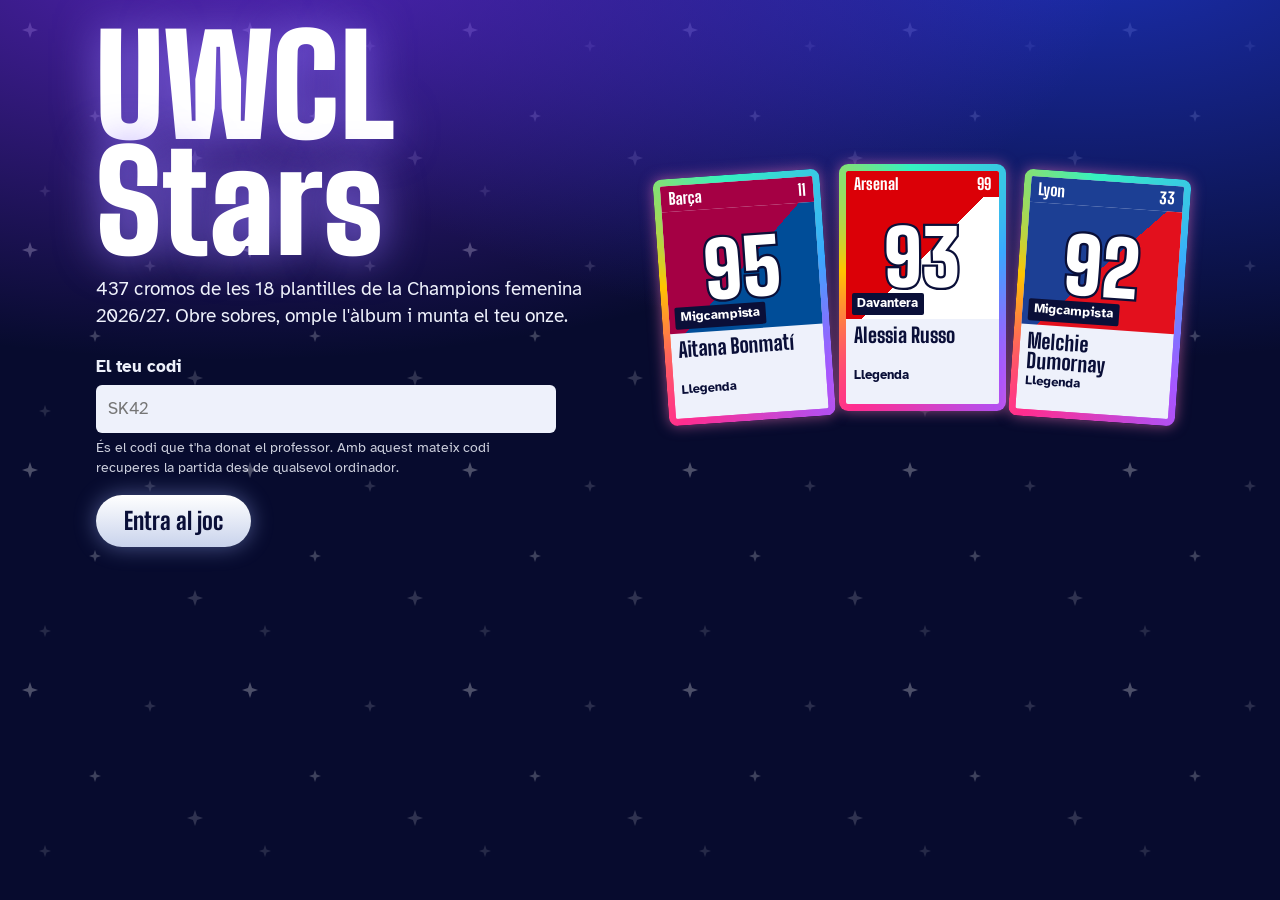
<file: index.html>
<!DOCTYPE html>
<html lang="ca">
<head>
<meta charset="utf-8">
<meta name="viewport" content="width=device-width, initial-scale=1">
<title>UWCL Stars</title>
<link rel="preconnect" href="https://fonts.googleapis.com">
<link rel="preconnect" href="https://fonts.gstatic.com" crossorigin>
<link href="https://fonts.googleapis.com/css2?family=Big+Shoulders+Display:wght@600;800;900&family=Atkinson+Hyperlegible:ital,wght@0,400;0,700;1,400&display=swap" rel="stylesheet">
<link rel="stylesheet" href="css/estil.css">
</head>
<body>
<div id="app"></div>
<noscript><p>Aquest joc necessita JavaScript per funcionar.</p></noscript>
<script src="js/motor.js"></script>
<script src="js/cartes.js"></script>
<script src="js/dades.js"></script>
<script src="js/servidor.js"></script>
<script src="js/lab.js"></script>
<script src="js/joc.js"></script>
</body>
</html>
</file>
<file: css/estil.css>
/* UWCL Stars: nit d'estadi europeu, focus i estrelles, cromos com a objectes de plata.
   Tot el color del joc surt d'aquests tokens: aquí és on cal començar per canviar l'estil. */
:root {
  --nit: #070b2e;
  --nit-2: #10175a;
  --blau: #1f35c9;
  --violeta: #6a2be0;
  --magenta: #ff2d8f;
  --plata-clara: #eef1fb;
  --blanc: #ffffff;
  --tinta: #0a0f38;
  --bronze: #d07a2c;
  --plata: #a9bdd6;
  --or: #ffc400;
  --holo: conic-gradient(from 210deg, #ff2d8f, #ffc400, #35f2c0, #3aa8ff, #a855ff, #ff2d8f);
  --display: "Big Shoulders Display", Impact, "Arial Narrow", sans-serif;
  --text: "Atkinson Hyperlegible", "Trebuchet MS", Verdana, sans-serif;
  --estrelles: url("data:image/svg+xml,%3Csvg xmlns='http://www.w3.org/2000/svg' width='220' height='220'%3E%3Cg fill='%23ffffff'%3E%3Cpath opacity='.28' d='M30 22l2 6 6 2-6 2-2 6-2-6-6-2 6-2z'/%3E%3Cpath opacity='.14' d='M150 40l1.5 4.500 4.500 1.500-4.500 1.500-1.500 4.500-1.500-4.500-4.500-1.500 4.500-1.500z'/%3E%3Cpath opacity='.22' d='M95 110l1.500 4.500 4.500 1.500-4.500 1.500-1.500 4.500-1.500-4.500-4.500-1.500 4.500-1.500z'/%3E%3Cpath opacity='.16' d='M195 150l2 6 6 2-6 2-2 6-2-6-6-2 6-2z'/%3E%3Cpath opacity='.12' d='M45 185l1.500 4.500 4.500 1.500-4.500 1.500-1.500 4.500-1.500-4.500-4.500-1.500 4.500-1.500z'/%3E%3C/g%3E%3C/svg%3E");
  color-scheme: dark;
}

* { box-sizing: border-box; }
html, body { margin: 0; min-height: 100%; }
body {
  background-color: var(--nit);
  background-image:
    radial-gradient(ellipse 70% 420px at 18% -60px, rgba(106, 43, 224, .75), transparent),
    radial-gradient(ellipse 70% 420px at 85% -60px, rgba(31, 53, 201, .85), transparent),
    var(--estrelles);
  background-repeat: no-repeat, no-repeat, repeat;
  color: var(--plata-clara);
  font: 400 17px/1.45 var(--text);
}
button, input { font: inherit; }
h1, h2, h3, p { margin: 0; }
h1, h2, h3 { font-family: var(--display); font-weight: 800; line-height: 1; text-wrap: balance; }
:focus-visible { outline: 3px solid var(--magenta); outline-offset: 2px; }

.boto {
  appearance: none;
  border: 0;
  border-radius: 999px;
  background: linear-gradient(180deg, #fff, #c9d3ec);
  color: var(--tinta);
  font-family: var(--display);
  font-weight: 800;
  font-size: 24px;
  line-height: 1;
  padding: 14px 28px;
  cursor: pointer;
  box-shadow: 0 0 22px rgba(160, 180, 255, .45);
}
.boto:hover { background: #fff; box-shadow: 0 0 30px rgba(200, 215, 255, .8); }
.boto:active { transform: translateY(2px); }
.boto.segon { background: linear-gradient(180deg, var(--magenta), #c4116a); color: #fff; box-shadow: 0 0 22px rgba(255, 45, 143, .5); }
.boto.segon:hover { background: #ff4fa2; }
.boto:disabled { background: #39406f; color: #aab; box-shadow: none; cursor: default; transform: none; }
.boto-discret {
  appearance: none;
  background: none;
  border: 1.5px solid currentColor;
  border-radius: 999px;
  color: var(--plata-clara);
  padding: 7px 14px;
  font-size: 15px;
  cursor: pointer;
}
.boto-discret:hover { background: rgba(255, 255, 255, .12); }
.boto-discret.perill { color: #ffa9cf; }

/* ---- Capçalera ---- */
.cap {
  background: rgba(7, 11, 46, .72);
  border-bottom: 1px solid rgba(238, 241, 251, .35);
  padding: 10px max(16px, calc((100% - 1120px) / 2));
  display: flex;
  flex-wrap: wrap;
  align-items: center;
  gap: 8px 20px;
}
.marca { font-family: var(--display); font-weight: 900; font-size: 30px; line-height: 1; white-space: nowrap; color: var(--blanc); }
.marca i { font-style: normal; color: var(--magenta); }
.qui { font: 800 20px/1 var(--display); color: var(--plata-clara); padding: 4px 12px; border-radius: 999px; background: rgba(255, 45, 143, .25); white-space: nowrap; }
.comptadors { display: flex; flex-wrap: wrap; gap: 4px 18px; font-size: 15px; font-variant-numeric: tabular-nums; }
.comptadors b { font-family: var(--display); font-size: 23px; font-weight: 800; color: var(--blanc); margin-right: 3px; }
.pestanyes { display: flex; gap: 4px; margin-left: auto; }
.pestanya {
  appearance: none;
  border: 0;
  background: none;
  color: var(--plata-clara);
  padding: 8px 14px;
  font-family: var(--display);
  font-weight: 800;
  font-size: 21px;
  line-height: 1;
  cursor: pointer;
  border-radius: 999px;
}
.pestanya:hover { background: rgba(255, 255, 255, .12); }
.pestanya[aria-current="page"] { background: var(--blanc); color: var(--tinta); }

.pagina { max-width: 1120px; margin: 0 auto; padding: 24px 16px 56px; }

/* ---- Entrada ---- */
.entrada { display: grid; grid-template-columns: minmax(0, 1fr) minmax(0, 1fr); gap: 40px; align-items: center; padding-top: 28px; }
.entrada h1 { font-size: clamp(72px, 12vw, 138px); font-weight: 900; line-height: .84; color: var(--blanc); text-shadow: 0 0 44px rgba(150, 120, 255, .8); }
.entrada .sub { margin-top: 16px; font-size: 19px; max-width: 34em; }
.formulari { display: grid; gap: 16px; margin-top: 24px; max-width: 460px; }
.camp { display: grid; gap: 5px; }
.camp label { font-weight: 700; }
.camp input {
  background: var(--plata-clara);
  color: var(--tinta);
  border: 0;
  border-radius: 6px;
  padding: 12px;
  width: 100%;
}
.ajuda { font-size: 14px; opacity: .85; }
.error { color: var(--blanc); background: #b70e5f; padding: 7px 11px; border-radius: 6px; font-weight: 700; }
.mostra { display: grid; grid-template-columns: repeat(3, minmax(0, 1fr)); gap: 12px; align-items: end; }
.mostra .cromo:nth-child(1) { transform: rotate(-4deg) translateY(10px); }
.mostra .cromo:nth-child(3) { transform: rotate(4deg) translateY(10px); }

/* ---- Cromo ---- */
.cromo {
  --c1: #333; --c2: #666; --ct: #fff; --marc: var(--bronze);
  position: relative;
  display: flex;
  flex-direction: column;
  aspect-ratio: 5 / 7.4;
  min-width: 0;
  background: var(--plata-clara);
  color: var(--tinta);
  border: 7px solid var(--marc);
  border-radius: 9px;
  overflow: hidden;
  box-shadow: 0 0 14px color-mix(in srgb, var(--marc) 55%, transparent);
  container-type: inline-size;
}
.cromo.plata { --marc: var(--plata); }
.cromo.or { --marc: var(--or); }
.cromo.llegenda {
  --marc: #ff7ac0;
  border-color: transparent;
  background: linear-gradient(var(--plata-clara), var(--plata-clara)) padding-box, var(--holo) border-box;
}
.cromo-franja {
  display: flex;
  align-items: baseline;
  justify-content: space-between;
  gap: 4px;
  background: var(--c1);
  color: var(--ct);
  padding: 3cqw 5cqw;
  font-family: var(--display);
  font-weight: 800;
  font-size: 10.5cqw;
  line-height: 1.05;
}
.cromo-imatge {
  position: relative;
  flex: 1;
  min-height: 0;
  display: flex;
  align-items: center;
  justify-content: center;
  overflow: hidden;
  background: linear-gradient(135deg, var(--c1) 0 50%, var(--c2) 50% 100%);
}
.cromo-valor {
  font-family: var(--display);
  font-weight: 900;
  font-size: 50cqw;
  line-height: 1;
  color: var(--blanc);
  -webkit-text-stroke: 3cqw var(--tinta);
  paint-order: stroke fill;
}
.cromo-posicio {
  position: absolute;
  left: 4cqw;
  bottom: 3cqw;
  background: var(--tinta);
  color: var(--blanc);
  padding: 1cqw 3.5cqw;
  border-radius: 2px;
  font-size: 8.5cqw;
  font-weight: 700;
}
.cromo-peu { padding: 3.5cqw 5cqw 4cqw; display: grid; gap: 1.5cqw; }
.cromo-nom { display: block; font-family: var(--display); font-weight: 800; font-size: 13.5cqw; line-height: 1; min-height: 2em; text-wrap: balance; }
.cromo-copies { display: block; font-size: 8.4cqw; line-height: 1.15; font-weight: 700; font-variant-numeric: tabular-nums; min-height: 2.3em; }
.cromo-marca {
  position: absolute;
  top: 19cqw;
  right: 3cqw;
  z-index: 1;
  padding: 1.5cqw 3.5cqw;
  border-radius: 2px;
  font-family: var(--display);
  font-size: 10.5cqw;
  font-weight: 800;
  line-height: 1;
  background: var(--magenta);
  color: var(--blanc);
}

/* ---- Sobres ---- */
.taula { display: grid; gap: 24px; justify-items: center; }
.sobre-gran {
  appearance: none;
  border: 0;
  padding: 0;
  background: none;
  cursor: pointer;
  width: min(260px, 66vw);
  color: inherit;
  filter: drop-shadow(0 0 30px rgba(130, 110, 255, .7));
}
.paquet {
  position: relative;
  aspect-ratio: 5 / 7;
  overflow: hidden;
  background:
    linear-gradient(115deg, transparent 28%, rgba(255, 255, 255, .6) 44%, transparent 58%),
    var(--estrelles),
    linear-gradient(160deg, var(--violeta), var(--blau) 55%, var(--nit-2));
  color: var(--blanc);
  clip-path: polygon(0 3%, 5% 0, 10% 3%, 15% 0, 20% 3%, 25% 0, 30% 3%, 35% 0, 40% 3%, 45% 0, 50% 3%, 55% 0, 60% 3%, 65% 0, 70% 3%, 75% 0, 80% 3%, 85% 0, 90% 3%, 95% 0, 100% 3%, 100% 97%, 95% 100%, 90% 97%, 85% 100%, 80% 97%, 75% 100%, 70% 97%, 65% 100%, 60% 97%, 55% 100%, 50% 97%, 45% 100%, 40% 97%, 35% 100%, 30% 97%, 25% 100%, 20% 97%, 15% 100%, 10% 97%, 5% 100%, 0 97%);
  display: flex;
  flex-direction: column;
  justify-content: center;
  align-items: center;
  gap: 8px;
  text-align: center;
  padding: 20px;
  font-family: var(--display);
}
.paquet .t1 { font-weight: 900; font-size: 72px; line-height: .86; }
.paquet .t2 { font-weight: 800; font-size: 25px; }
.paquet .t3 { font: 700 15px/1.2 var(--text); }
.sobre-gran:hover .paquet { transform: rotate(-1.5deg) scale(1.02); }
.paquet.obrint { animation: esquinça .42s ease-in forwards; }
@keyframes esquinça {
  40% { transform: rotate(3deg) scale(1.05); }
  100% { transform: translateY(-40px) rotate(-5deg) scale(1.1); opacity: 0; }
}
.accions { display: flex; flex-wrap: wrap; gap: 12px; align-items: center; justify-content: center; }

.fila-cromos { display: grid; grid-template-columns: repeat(5, minmax(0, 1fr)); gap: 14px; width: 100%; }
.volta { perspective: 900px; min-width: 0; }
.volta-interior { position: relative; transition: transform .4s cubic-bezier(.3, 1.3, .5, 1); transform-style: preserve-3d; }
.volta-interior.girada { transform: rotateY(180deg); }
.cara, .dors { backface-visibility: hidden; -webkit-backface-visibility: hidden; }
.cara { transform: rotateY(180deg); }
.dors {
  position: absolute;
  inset: 0;
  border-radius: 9px;
  background: var(--estrelles), linear-gradient(160deg, var(--violeta), var(--blau));
  border: 7px solid var(--plata-clara);
}
.frase { font-size: 19px; text-align: center; min-height: 1.5em; }

.final {
  background: var(--plata-clara);
  color: var(--tinta);
  border-left: 10px solid var(--magenta);
  border-radius: 6px;
  padding: 20px 22px;
  width: 100%;
  max-width: 720px;
  display: grid;
  gap: 12px;
}
.final h2 { font-size: 38px; }
.final .boto-discret { color: var(--tinta); justify-self: start; }
.xifres { display: grid; grid-template-columns: repeat(auto-fit, minmax(110px, 1fr)); gap: 12px; }
.xifres div { display: grid; }
.xifres b { font: 900 42px/1 var(--display); font-variant-numeric: tabular-nums; }
.xifres span { font-size: 15px; }
.codi-resultat { width: 100%; font: 14px/1.3 ui-monospace, Menlo, Consolas, monospace; background: #fff; color: var(--tinta); border: 1px solid #99a; border-radius: 4px; padding: 8px; }

/* ---- Els meus sobres ---- */
.titol-seccio { font-size: clamp(42px, 7vw, 64px); font-weight: 900; color: var(--blanc); }
.club { margin-top: 28px; }
.club-cap { display: flex; flex-wrap: wrap; gap: 4px 14px; align-items: baseline; border-bottom: 1px solid rgba(238, 241, 251, .5); padding-bottom: 5px; margin-bottom: 12px; }
.club-cap h2 { font-size: 34px; color: var(--blanc); }
.reixa { display: grid; grid-template-columns: repeat(auto-fill, minmax(142px, 1fr)); gap: 12px; }
.buit {
  aspect-ratio: 5 / 7.4;
  border: 2px dashed rgba(238, 241, 251, .4);
  border-radius: 9px;
  padding: 10px;
  display: flex;
  flex-direction: column;
  justify-content: space-between;
  min-width: 0;
  overflow: hidden;
  background: rgba(16, 23, 90, .5);
}
.buit .num { font: 800 30px/1 var(--display); opacity: .75; font-variant-numeric: tabular-nums; }
.buit .nom, .buit .pos { display: block; }
.buit .nom { font: 800 19px/1.05 var(--display); opacity: .85; }
.buit .pos { font-size: 13px; }

/* ---- Fitxa d'onze i banqueta ---- */
.fitxa {
  --c1: #333; --c2: #666; --ct: #fff; --marc: var(--bronze);
  appearance: none;
  display: grid;
  grid-template-rows: auto 1fr;
  width: 100%;
  min-width: 0;
  padding: 0;
  background: var(--plata-clara);
  color: var(--tinta);
  border: 5px solid var(--marc);
  border-radius: 8px;
  overflow: hidden;
  cursor: pointer;
  text-align: center;
  box-shadow: 0 0 12px color-mix(in srgb, var(--marc) 65%, transparent);
}
.fitxa.plata { --marc: var(--plata); }
.fitxa.or { --marc: var(--or); }
.fitxa.llegenda {
  --marc: #ff7ac0;
  border-color: transparent;
  background: linear-gradient(var(--plata-clara), var(--plata-clara)) padding-box, var(--holo) border-box;
}
.fitxa-club {
  background: linear-gradient(100deg, var(--c1) 0 62%, var(--c2) 62% 100%);
  color: var(--ct);
  font: 800 14px/1.25 var(--display);
  padding: 2px 4px;
  text-align: left;
  white-space: nowrap;
  overflow: hidden;
}
.fitxa-cos { display: grid; align-content: center; justify-items: center; gap: 1px; padding: 3px 3px 5px; }
.fitxa .v { font: 900 27px/1 var(--display); font-variant-numeric: tabular-nums; }
.fitxa .n { font: 800 15px/1 var(--display); overflow-wrap: anywhere; }
.fitxa .x { font-size: 12.5px; line-height: 1.1; }
.fitxa:hover { filter: brightness(1.08); }
.fitxa[aria-pressed="true"] { outline: 4px solid var(--magenta); outline-offset: 2px; }
.fitxa.apagada { opacity: .32; }

.onze-disposicio { display: grid; grid-template-columns: minmax(0, 1.2fr) minmax(0, 1fr); gap: 24px; margin-top: 16px; align-items: start; }
.columna-camp { position: sticky; top: 10px; display: grid; gap: 12px; }
.camp-futbol {
  --linia: rgba(238, 241, 251, .7);
  border: 2px solid var(--plata-clara);
  border-radius: 4px;
  padding: 16px 8px;
  display: grid;
  gap: 12px;
  background-color: var(--nit-2);
  background-image:
    radial-gradient(circle at 50% 50%, transparent 14%, var(--linia) 14.3%, var(--linia) 14.7%, transparent 15%),
    linear-gradient(transparent calc(50% - 1px), var(--linia) calc(50% - 1px), var(--linia) calc(50% + 1px), transparent calc(50% + 1px)),
    repeating-linear-gradient(180deg, rgba(255, 255, 255, .035) 0 40px, transparent 40px 80px);
}
.linia { display: flex; justify-content: space-evenly; gap: 6px; }
.lloc { flex: 0 1 112px; min-width: 0; min-height: 86px; }
.lloc-buit {
  appearance: none;
  display: grid;
  place-items: center;
  background: rgba(238, 241, 251, .08);
  color: var(--plata-clara);
  border: 2px dashed var(--plata-clara);
  border-radius: 8px;
  font-size: 13px;
  cursor: pointer;
  padding: 4px;
}
.lloc-buit[aria-pressed="true"] { outline: 4px solid var(--magenta); outline-offset: 2px; }
.lloc-buit.apagada { opacity: .32; }
.valor-equip { display: flex; align-items: baseline; gap: 12px; flex-wrap: wrap; }
.valor-equip b { font: 900 68px/1 var(--display); color: var(--blanc); font-variant-numeric: tabular-nums; }
.panell { display: grid; gap: 14px; }
.panell h2 { font-size: 34px; color: var(--blanc); }
.grup-banqueta { display: grid; gap: 7px; }
.grup-banqueta h3 { font-size: 22px; }
.banqueta { display: grid; grid-template-columns: repeat(auto-fill, minmax(100px, 1fr)); gap: 9px; }
.llegenda-colors { display: flex; flex-wrap: wrap; gap: 4px 14px; font-size: 14px; }
.llegenda-colors span { display: inline-flex; align-items: center; gap: 5px; }
.llegenda-colors i { width: 13px; height: 13px; border-radius: 50%; display: inline-block; }

.peu { width: 100%; display: flex; flex-wrap: wrap; gap: 10px 16px; align-items: center; margin-top: 40px; padding-top: 14px; border-top: 1px solid rgba(238, 241, 251, .35); }
.peu p { flex: 1 1 320px; font-size: 14px; max-width: 70ch; }

/* ---- Peces noves ---- */
button.cromo { appearance: none; font: inherit; text-align: left; padding: 0; cursor: pointer; width: 100%; }
button.cromo:hover { transform: translateY(-3px); }
.sincro { font-size: 13px; padding: 3px 10px; border-radius: 999px; border: 1px solid rgba(238, 241, 251, .4); align-self: center; }
.sincro.pendent, .sincro.error { background: #b70e5f; border-color: #b70e5f; color: #fff; }
.sincro.desant { opacity: .75; }
.ajuda-sobre { font-size: 15px; opacity: .85; text-align: center; }

.avisos { position: fixed; z-index: 30; right: 16px; bottom: 16px; display: grid; gap: 8px; max-width: min(360px, calc(100% - 32px)); }
.avis-flotant {
  background: var(--plata-clara);
  color: var(--tinta);
  border-left: 8px solid var(--blau);
  border-radius: 6px;
  padding: 12px 16px;
  font-weight: 700;
  box-shadow: 0 6px 26px rgba(0, 0, 0, .45);
  animation: entra-avis .3s ease-out;
}
.avis-flotant.es-fita { border-left-color: var(--or); }
.avis-flotant.marxa { opacity: 0; transform: translateY(8px); transition: opacity .5s, transform .5s; }
@keyframes entra-avis { from { opacity: 0; transform: translateY(12px); } }

.esclat { position: fixed; inset: 0; z-index: 20; pointer-events: none; display: grid; place-items: center; opacity: 0; }
.esclat span { font: 900 clamp(64px, 14vw, 170px)/1 var(--display); color: #fff; text-shadow: 0 0 40px rgba(255, 255, 255, .9); transform: scale(.6); }
.esclat.llegenda { background: radial-gradient(circle, rgba(255, 122, 192, .55), rgba(168, 85, 255, .35) 40%, transparent 70%); }
.esclat.or { background: radial-gradient(circle, rgba(255, 196, 0, .35), transparent 60%); }
.esclat.or span { display: none; }
.esclat.actiu { animation: esclat 1.5s ease-out; }
.esclat.actiu span { animation: esclat-text 1.5s ease-out; }
@keyframes esclat { 0% { opacity: 0; } 15% { opacity: 1; } 100% { opacity: 0; } }
@keyframes esclat-text { 0% { transform: scale(.6); } 25% { transform: scale(1.05); } 100% { transform: scale(1.15); } }
.volta-interior.brilla .cromo { animation: brilla 1.6s ease-out; }
@keyframes brilla { 0% { box-shadow: 0 0 0 color-mix(in srgb, var(--marc) 90%, transparent); } 30% { box-shadow: 0 0 46px 10px color-mix(in srgb, var(--marc) 90%, transparent); } 100% { box-shadow: 0 0 14px color-mix(in srgb, var(--marc) 55%, transparent); } }

.resum-album { margin-top: 6px; }
.rareses { display: flex; flex-wrap: wrap; gap: 8px; margin-top: 12px; }
.raresa-xip { border: 3px solid var(--bronze); border-radius: 999px; padding: 4px 12px; font-size: 15px; background: rgba(7, 11, 46, .6); }
.raresa-xip b { font-family: var(--display); font-size: 20px; color: var(--blanc); }
.raresa-xip.plata { border-color: var(--plata); }
.raresa-xip.or { border-color: var(--or); }
.raresa-xip.llegenda { border-color: #ff7ac0; }
.filtres { display: flex; flex-wrap: wrap; gap: 12px; margin-top: 18px; padding: 12px; background: rgba(16, 23, 90, .6); border-radius: 8px; }
.camp-petit { display: grid; gap: 3px; flex: 1 1 160px; }
.camp-petit label { font-size: 14px; font-weight: 700; }
.camp-petit select { background: var(--plata-clara); color: var(--tinta); border: 0; border-radius: 6px; padding: 9px 10px; font: inherit; }
.club-cap { --c1: var(--plata-clara); }
.club-cap h2 { border-left: 8px solid var(--c1); padding-left: 10px; }
.progres { flex: 1 1 120px; max-width: 260px; height: 10px; border-radius: 999px; background: rgba(238, 241, 251, .18); overflow: hidden; align-self: center; }
.progres span { display: block; height: 100%; background: var(--c1); border-right: 3px solid var(--c2); min-width: 0; }
.club .club-cap { border-bottom-color: rgba(238, 241, 251, .3); }
.buit-filtre { margin-top: 24px; }

.velo { position: fixed; inset: 0; z-index: 10; background: rgba(4, 6, 26, .78); }
.detall {
  position: fixed;
  z-index: 11;
  left: 50%;
  top: 50%;
  transform: translate(-50%, -50%);
  width: min(720px, calc(100% - 24px));
  max-height: calc(100% - 24px);
  overflow-y: auto;
  background: var(--nit-2);
  border: 1px solid rgba(238, 241, 251, .4);
  border-radius: 12px;
  padding: 20px;
  display: grid;
  grid-template-columns: minmax(0, 240px) minmax(0, 1fr);
  gap: 22px;
  align-items: start;
}
.detall h2 { font-size: 40px; color: var(--blanc); }
.detall dl { display: grid; grid-template-columns: auto 1fr; gap: 5px 14px; margin: 12px 0 18px; }
.detall dt { font-weight: 700; opacity: .8; }
.detall dd { margin: 0; }

.formacions { display: flex; flex-wrap: wrap; gap: 8px; margin-top: 12px; align-items: center; }
.xip-formacio {
  appearance: none;
  border: 1.5px solid var(--plata-clara);
  background: none;
  color: var(--plata-clara);
  border-radius: 999px;
  padding: 7px 15px;
  font: 800 19px/1 var(--display);
  cursor: pointer;
}
.xip-formacio[aria-pressed="true"] { background: var(--blanc); color: var(--tinta); }
.punt { width: 13px; height: 13px; border-radius: 50%; display: inline-block; background: var(--bronze); }
.punt.plata { background: var(--plata); }
.punt.or { background: var(--or); }
.punt.llegenda { background: var(--holo); }
.lloc-buit { width: 100%; height: 100%; }

.fites { display: grid; grid-template-columns: repeat(auto-fill, minmax(280px, 1fr)); gap: 10px; margin-top: 16px; }
.fita { display: grid; grid-template-columns: 44px 1fr; gap: 4px 12px; align-items: center; padding: 12px 14px; border-radius: 8px; background: rgba(16, 23, 90, .55); border: 1px solid rgba(238, 241, 251, .2); }
.fita b { display: block; font: 800 22px/1.05 var(--display); color: var(--blanc); }
.fita > span:nth-child(2) > span { display: block; font-size: 15px; line-height: 1.3; margin-top: 2px; }
.medalla { width: 40px; height: 40px; border-radius: 50%; border: 3px dashed rgba(238, 241, 251, .4); grid-row: span 2; }
.fita.feta { border-color: var(--or); background: rgba(16, 23, 90, .85); }
.fita.feta .medalla { border: 0; background: radial-gradient(circle at 35% 30%, #fff6c4, var(--or) 45%, #b07d00); box-shadow: 0 0 14px rgba(255, 196, 0, .6); }
.estat-fita { grid-column: 2; font-size: 13px; opacity: .8; }
.fita.feta .estat-fita { color: var(--or); opacity: 1; font-weight: 700; }

.taula-classe { overflow-x: auto; margin-top: 16px; }
.taula-classe table { border-collapse: collapse; width: 100%; min-width: 520px; font-variant-numeric: tabular-nums; }
.taula-classe th, .taula-classe td { padding: 9px 10px; border-bottom: 1px solid rgba(238, 241, 251, .2); text-align: left; }
.taula-classe th { font-size: 14px; }
.taula-classe .n { text-align: right; }
.taula-classe tr.jo td { background: rgba(255, 45, 143, .22); font-weight: 700; }

/* ---- Laboratori ---- */
.lab .titol-seccio::after { content: ""; }
.lab-intro, .lab-text p { max-width: 70ch; margin-top: 14px; }
.lab-text h2 { font-size: 32px; color: var(--blanc); margin-top: 28px; }
.lab-nota { font-size: 15px; opacity: .9; margin-top: 12px; max-width: 75ch; }
.formula { font-variant-numeric: tabular-nums; background: rgba(16, 23, 90, .7); border-left: 5px solid var(--magenta); padding: 10px 14px; border-radius: 4px; max-width: 75ch; }
.lab-xifres { display: grid; grid-template-columns: repeat(auto-fit, minmax(150px, 1fr)); gap: 12px; margin-top: 20px; }
.lab-xifres div { display: grid; align-content: start; background: rgba(16, 23, 90, .6); border-radius: 8px; padding: 12px 14px; }
.lab-xifres b { font: 900 40px/1 var(--display); color: var(--blanc); font-variant-numeric: tabular-nums; }
.lab-xifres span { font-size: 14px; margin-top: 4px; }
.lab-xifres.petites b { font-size: 30px; }
.taula-lab { border-collapse: collapse; margin-top: 18px; min-width: min(100%, 460px); font-variant-numeric: tabular-nums; }
.lab-text .taula-lab, .lab .taula-lab { display: block; overflow-x: auto; max-width: 100%; }
.taula-lab th, .taula-lab td { padding: 8px 12px; border-bottom: 1px solid rgba(238, 241, 251, .2); text-align: left; white-space: nowrap; }
.taula-lab th { font-size: 14px; }
.taula-lab tfoot td { font-weight: 700; border-bottom: 0; }
.taula-lab .n { text-align: right; }
.taula-lab .punt { vertical-align: -1px; }
.lab-controls { display: grid; grid-template-columns: repeat(auto-fill, minmax(210px, 1fr)); gap: 12px; margin-top: 18px; padding: 14px; background: rgba(16, 23, 90, .6); border-radius: 8px; }
.lab-controls input, .camp-petit input[type="number"] { background: var(--plata-clara); color: var(--tinta); border: 0; border-radius: 6px; padding: 9px 10px; font: inherit; width: 100%; }
.camp-petit input[type="range"] { width: 100%; accent-color: var(--magenta); }
.lab-resultat { margin-top: 20px; }
.lab-dos { display: grid; grid-template-columns: repeat(auto-fit, minmax(300px, 1fr)); gap: 20px; margin-top: 12px; }
.lab-dos h3 { font-size: 26px; color: var(--blanc); }
.histo { margin: 14px 0 0; }
.histo svg { width: 100%; height: auto; display: block; }
.histo text { fill: var(--plata-clara); font: 13px var(--text); }
.histo .et-med { font-weight: 700; }
.histo .eix { stroke: rgba(238, 241, 251, .45); stroke-width: 1; }
.histo .barra path { fill: var(--plata); }
.histo .barra .zona { fill: transparent; }
.histo .barra:hover path { fill: var(--blanc); }
.histo .mediana { stroke: var(--magenta); stroke-width: 2; stroke-dasharray: 4 3; }
.histo figcaption { font-size: 14px; opacity: .85; margin-top: 4px; }

@media (max-width: 820px) {
  .detall { grid-template-columns: minmax(0, 1fr); }
  .detall-cromo { max-width: 200px; }
  .sincro { font-size: 12px; }
  .entrada { grid-template-columns: minmax(0, 1fr); gap: 28px; }
  .onze-disposicio { grid-template-columns: minmax(0, 1fr); }
  .columna-camp { position: static; }
  .pestanyes { margin-left: 0; width: 100%; overflow-x: auto; scrollbar-width: none; }
  .pestanya { flex: 1 0 auto; padding: 9px 10px; font-size: 19px; white-space: nowrap; }
  .fila-cromos { grid-template-columns: repeat(6, minmax(0, 1fr)); }
  .volta { grid-column: span 2; }
  .fila-cromos:not(.multi) .volta:nth-child(4) { grid-column: 2 / span 2; }
  .marca { font-size: 26px; }
  .camp-futbol { padding: 10px 4px; gap: 9px; }
}
@media (max-width: 420px) {
  .fitxa .n { font-size: 13.5px; }
  .fitxa .v { font-size: 23px; }
  .fitxa-club { font-size: 12.5px; }
  .fitxa { border-width: 4px; }
}
@media (prefers-reduced-motion: reduce) {
  .volta-interior, .paquet, .sobre-gran:hover .paquet { transition: none; animation: none !important; transform: none; }
  .volta-interior.girada { transform: rotateY(180deg); }
}
</file>
